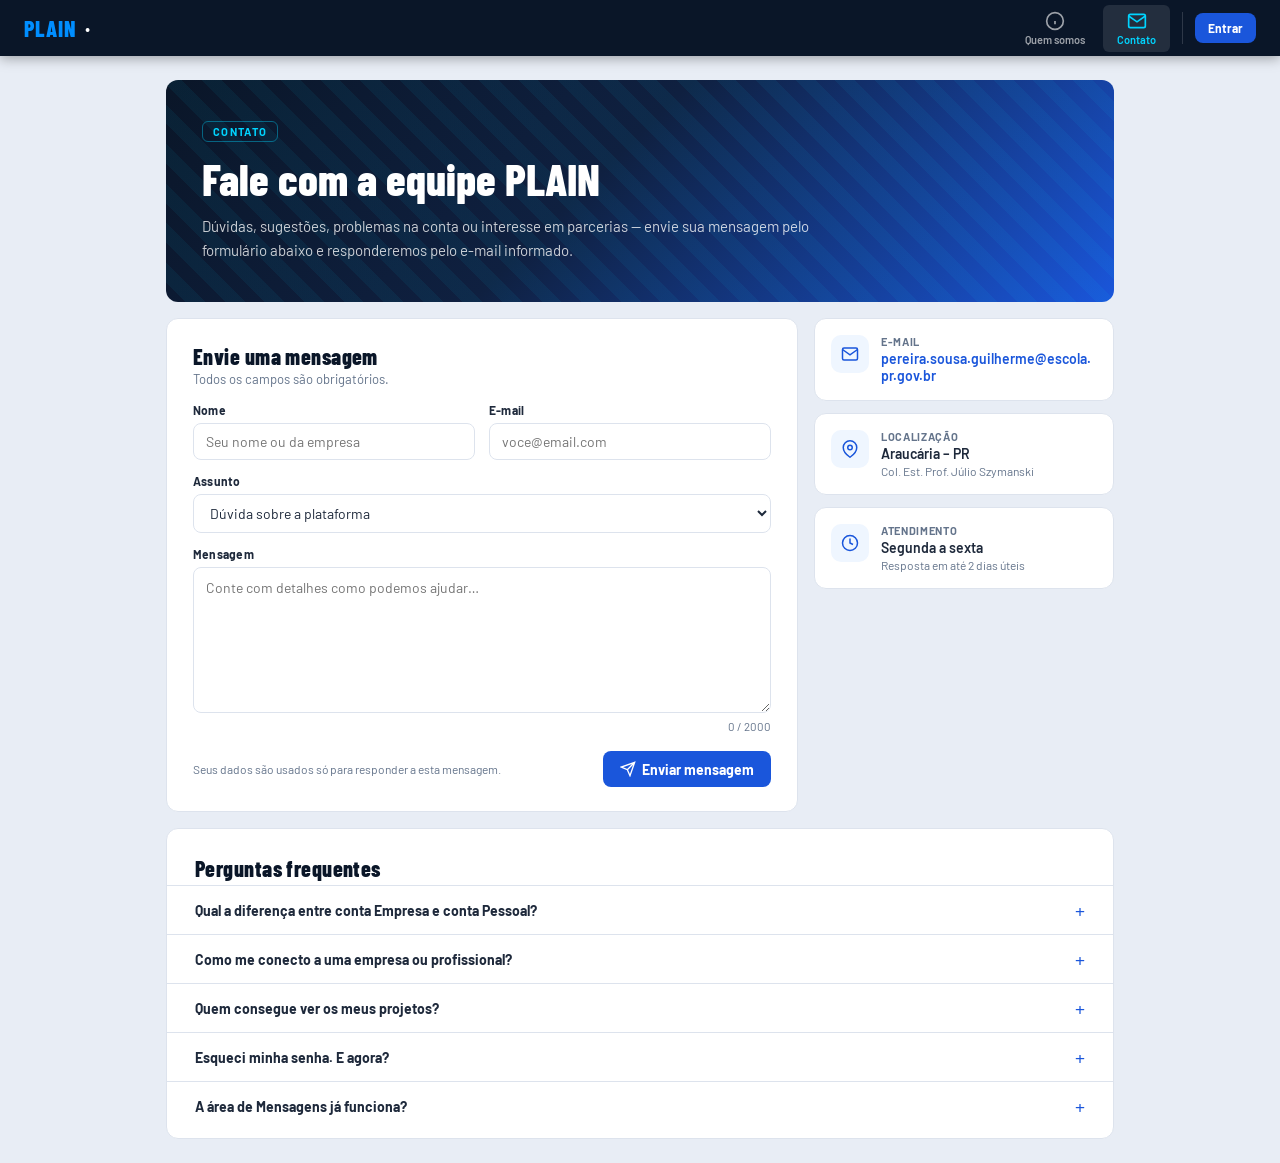
<file: contato.html>
<!DOCTYPE html>
<html lang="pt-BR">
<head>
  <meta charset="UTF-8" />
  <meta name="viewport" content="width=device-width, initial-scale=1.0" />
  <title>PLAIN – Contato</title>
  <link rel="preconnect" href="https://fonts.googleapis.com" />
  <link rel="preconnect" href="https://fonts.gstatic.com" crossorigin />
  <link href="https://fonts.googleapis.com/css2?family=Barlow:wght@300;400;600;700&family=Barlow+Condensed:wght@700;800&display=swap" rel="stylesheet" />
  <link rel="stylesheet" href="dashboard.css" />
</head>
<!-- data-publica -->
<body data-pagina="contato" data-publica>

<!-- TOPBAR -->
<header class="topbar">
  <a href="dashboard.html" class="topbar__brand" title="Voltar ao feed">PLAIN <span>·</span></a>

  <div class="topbar__search" data-so-logado>
    <svg viewBox="0 0 24 24" fill="none" stroke="currentColor" stroke-width="2">
      <circle cx="11" cy="11" r="8"/><path d="m21 21-4.35-4.35"/>
    </svg>
    <input type="text" placeholder="Buscar empresas, pessoas, projetos…" />
  </div>

  <nav class="topbar__nav">
    <a href="dashboard.html" class="topnav-btn" data-so-logado>
      <svg viewBox="0 0 24 24" fill="currentColor"><path d="M10 20v-6h4v6h5v-8h3L12 3 2 12h3v8z"/></svg>
      Início
    </a>
    <a href="rede.html" class="topnav-btn" data-so-logado>
      <svg viewBox="0 0 24 24" fill="none" stroke="currentColor" stroke-width="2"><path d="M17 21v-2a4 4 0 0 0-4-4H5a4 4 0 0 0-4 4v2"/><circle cx="9" cy="7" r="4"/><path d="M23 21v-2a4 4 0 0 0-3-3.87"/><path d="M16 3.13a4 4 0 0 1 0 7.75"/></svg>
      Rede
    </a>
    <a href="projetos.html" class="topnav-btn" data-so-logado>
      <svg viewBox="0 0 24 24" fill="none" stroke="currentColor" stroke-width="2"><rect x="2" y="7" width="20" height="14" rx="2"/><path d="M16 21V5a2 2 0 0 0-2-2h-4a2 2 0 0 0-2 2v16"/></svg>
      Projetos
    </a>
    <a href="mensagens.html" class="topnav-btn" data-so-logado>
      <svg viewBox="0 0 24 24" fill="none" stroke="currentColor" stroke-width="2"><path d="M21 15a2 2 0 0 1-2 2H7l-4 4V5a2 2 0 0 1 2-2h14a2 2 0 0 1 2 2z"/></svg>
      Mensagens
    </a>
    <a href="quem-somos.html" class="topnav-btn">
      <svg viewBox="0 0 24 24" fill="none" stroke="currentColor" stroke-width="2"><circle cx="12" cy="12" r="10"/><path d="M12 16v-4M12 8h.01"/></svg>
      Quem somos
    </a>
    <a href="contato.html" class="topnav-btn active">
      <svg viewBox="0 0 24 24" fill="none" stroke="currentColor" stroke-width="2"><path d="M4 4h16c1.1 0 2 .9 2 2v12c0 1.1-.9 2-2 2H4c-1.1 0-2-.9-2-2V6c0-1.1.9-2 2-2z"/><polyline points="22,6 12,13 2,6"/></svg>
      Contato
    </a>
    <div class="topbar__divider"></div>
    <div class="avatar-btn" title="Meu Perfil" id="topAvatar" data-so-logado>·</div>
    <a href="index.html" class="btn btn-primary btn-sm" data-so-deslogado>Entrar</a>
  </nav>
</header>

<div class="layout layout--inst">
  <main class="page-main">

    <!-- ABERTURA -->
    <section class="card inst-hero">
      <span class="inst-hero__eyebrow">Contato</span>
      <h1 class="inst-hero__title">Fale com a equipe PLAIN</h1>
      <p class="inst-hero__text">
        Dúvidas, sugestões, problemas na conta ou interesse em parcerias —
        envie sua mensagem pelo formulário abaixo e responderemos pelo e-mail informado.
      </p>
    </section>

    <div class="contact-layout">

      <!-- FORMULÁRIO -->
      <section class="card" id="cardFormulario">
        <form class="contact-form" id="formContato" novalidate>
          <h2 class="inst-section__title" style="margin-bottom:2px">Envie uma mensagem</h2>
          <p class="page-head__sub">Todos os campos são obrigatórios.</p>

          <div class="contact-form__grid">
            <div class="field">
              <label for="cNome">Nome</label>
              <input id="cNome" maxlength="150" autocomplete="name" placeholder="Seu nome ou da empresa" />
              <span class="field__error" id="erroNome" hidden>Informe seu nome.</span>
            </div>
            <div class="field">
              <label for="cEmail">E-mail</label>
              <input id="cEmail" type="email" maxlength="150" autocomplete="email" placeholder="voce@email.com" />
              <span class="field__error" id="erroEmail" hidden>Informe um e-mail válido.</span>
            </div>
            <div class="field field--full">
              <label for="cAssunto">Assunto</label>
              <select id="cAssunto">
                <option value="duvida">Dúvida sobre a plataforma</option>
                <option value="sugestao">Sugestão de melhoria</option>
                <option value="problema">Problema na conta ou no site</option>
                <option value="parceria">Parceria ou divulgação</option>
                <option value="outro">Outro assunto</option>
              </select>
            </div>
            <div class="field field--full">
              <label for="cMensagem">Mensagem</label>
              <textarea id="cMensagem" maxlength="2000" rows="6" placeholder="Conte com detalhes como podemos ajudar…"></textarea>
              <div style="display:flex;justify-content:space-between;gap:8px">
                <span class="field__error" id="erroMensagem" hidden>Escreva pelo menos 10 caracteres.</span>
                <span class="field__hint" id="contador" style="margin-left:auto">0 / 2000</span>
              </div>
            </div>
          </div>

          <div class="contact-form__foot">
            <span class="contact-form__note">Seus dados são usados só para responder a esta mensagem.</span>
            <button type="submit" class="btn btn-primary" id="btnEnviar">
              <svg viewBox="0 0 24 24" fill="none" stroke="currentColor" stroke-width="2"><path d="M22 2 11 13M22 2 15 22l-4-9-9-4 20-7z"/></svg>
              Enviar mensagem
            </button>
          </div>
        </form>

        <!-- Mostrado depois do envio -->
        <div class="contact-success" id="sucessoContato" hidden>
          <div class="empty-state__icon">
            <svg viewBox="0 0 24 24" fill="none" stroke="currentColor" stroke-width="2.4" stroke-linecap="round"><path d="M20 6 9 17l-5-5"/></svg>
          </div>
          <div class="empty-state__title">Mensagem enviada!</div>
          <div class="empty-state__text" id="sucessoTexto">Obrigado pelo contato. Vamos responder em breve.</div>
          <button type="button" class="btn btn-ghost" id="btnNovaMensagem">Enviar outra mensagem</button>
        </div>
      </section>

      <!-- INFORMAÇÕES -->
      <aside class="contact-side">
        <div class="card contact-info">
          <div class="contact-info__icon">
            <svg viewBox="0 0 24 24" fill="none" stroke="currentColor" stroke-width="2"><path d="M4 4h16c1.1 0 2 .9 2 2v12c0 1.1-.9 2-2 2H4c-1.1 0-2-.9-2-2V6c0-1.1.9-2 2-2z"/><polyline points="22,6 12,13 2,6"/></svg>
          </div>
          <div>
            <div class="contact-info__label">E-mail</div>
            <div class="contact-info__value"><a href="mailto:pereira.sousa.guilherme@escola.pr.gov.br">pereira.sousa.guilherme@escola.pr.gov.br</a></div>
          </div>
        </div>
        <div class="card contact-info">
          <div class="contact-info__icon">
            <svg viewBox="0 0 24 24" fill="none" stroke="currentColor" stroke-width="2"><path d="M21 10c0 7-9 13-9 13s-9-6-9-13a9 9 0 0 1 18 0z"/><circle cx="12" cy="10" r="3"/></svg>
          </div>
          <div>
            <div class="contact-info__label">Localização</div>
            <div class="contact-info__value">Araucária – PR</div>
            <div class="contact-info__sub">Col. Est. Prof. Júlio Szymanski</div>
          </div>
        </div>
        <div class="card contact-info">
          <div class="contact-info__icon">
            <svg viewBox="0 0 24 24" fill="none" stroke="currentColor" stroke-width="2"><circle cx="12" cy="12" r="10"/><path d="M12 6v6l4 2"/></svg>
          </div>
          <div>
            <div class="contact-info__label">Atendimento</div>
            <div class="contact-info__value">Segunda a sexta</div>
            <div class="contact-info__sub">Resposta em até 2 dias úteis</div>
          </div>
        </div>
      </aside>
    </div>

    <!-- PERGUNTAS FREQUENTES -->
    <section class="card faq">
      <h2 class="inst-section__title">Perguntas frequentes</h2>
      <details>
        <summary>Qual a diferença entre conta Empresa e conta Pessoal?</summary>
        <div class="faq__answer">
          A conta <b>Empresa</b> é para indústrias e negócios (pede razão social e CNPJ).
          A conta <b>Pessoal</b> é para profissionais e prestadores de serviço autônomos.
          As duas podem montar rede e cadastrar projetos.
        </div>
      </details>
      <details>
        <summary>Como me conecto a uma empresa ou profissional?</summary>
        <div class="faq__answer">
          Entre na página <a href="rede.html">Rede</a>, use a busca ou os filtros para encontrar a conta
          e clique em <b>+ Conectar</b>. Para desfazer, clique de novo no botão.
        </div>
      </details>
      <details>
        <summary>Quem consegue ver os meus projetos?</summary>
        <div class="faq__answer">
          Só você. Cada projeto fica ligado à sua conta e apenas o dono pode editá-lo ou excluí-lo.
        </div>
      </details>
      <details>
        <summary>Esqueci minha senha. E agora?</summary>
        <div class="faq__answer">
          A recuperação automática de senha ainda não está disponível. Envie uma mensagem
          por este formulário escolhendo o assunto <b>Problema na conta</b>, usando o e-mail cadastrado.
        </div>
      </details>
      <details>
        <summary>A área de Mensagens já funciona?</summary>
        <div class="faq__answer">
          Ainda não — ela está em desenvolvimento. Por enquanto, use as conexões da Rede
          e o contato da própria empresa ou profissional.
        </div>
      </details>
    </section>

  </main>
</div>

<script src="comum.js"></script>
<script src="contato.js"></script>
</body>
</html>
</file>
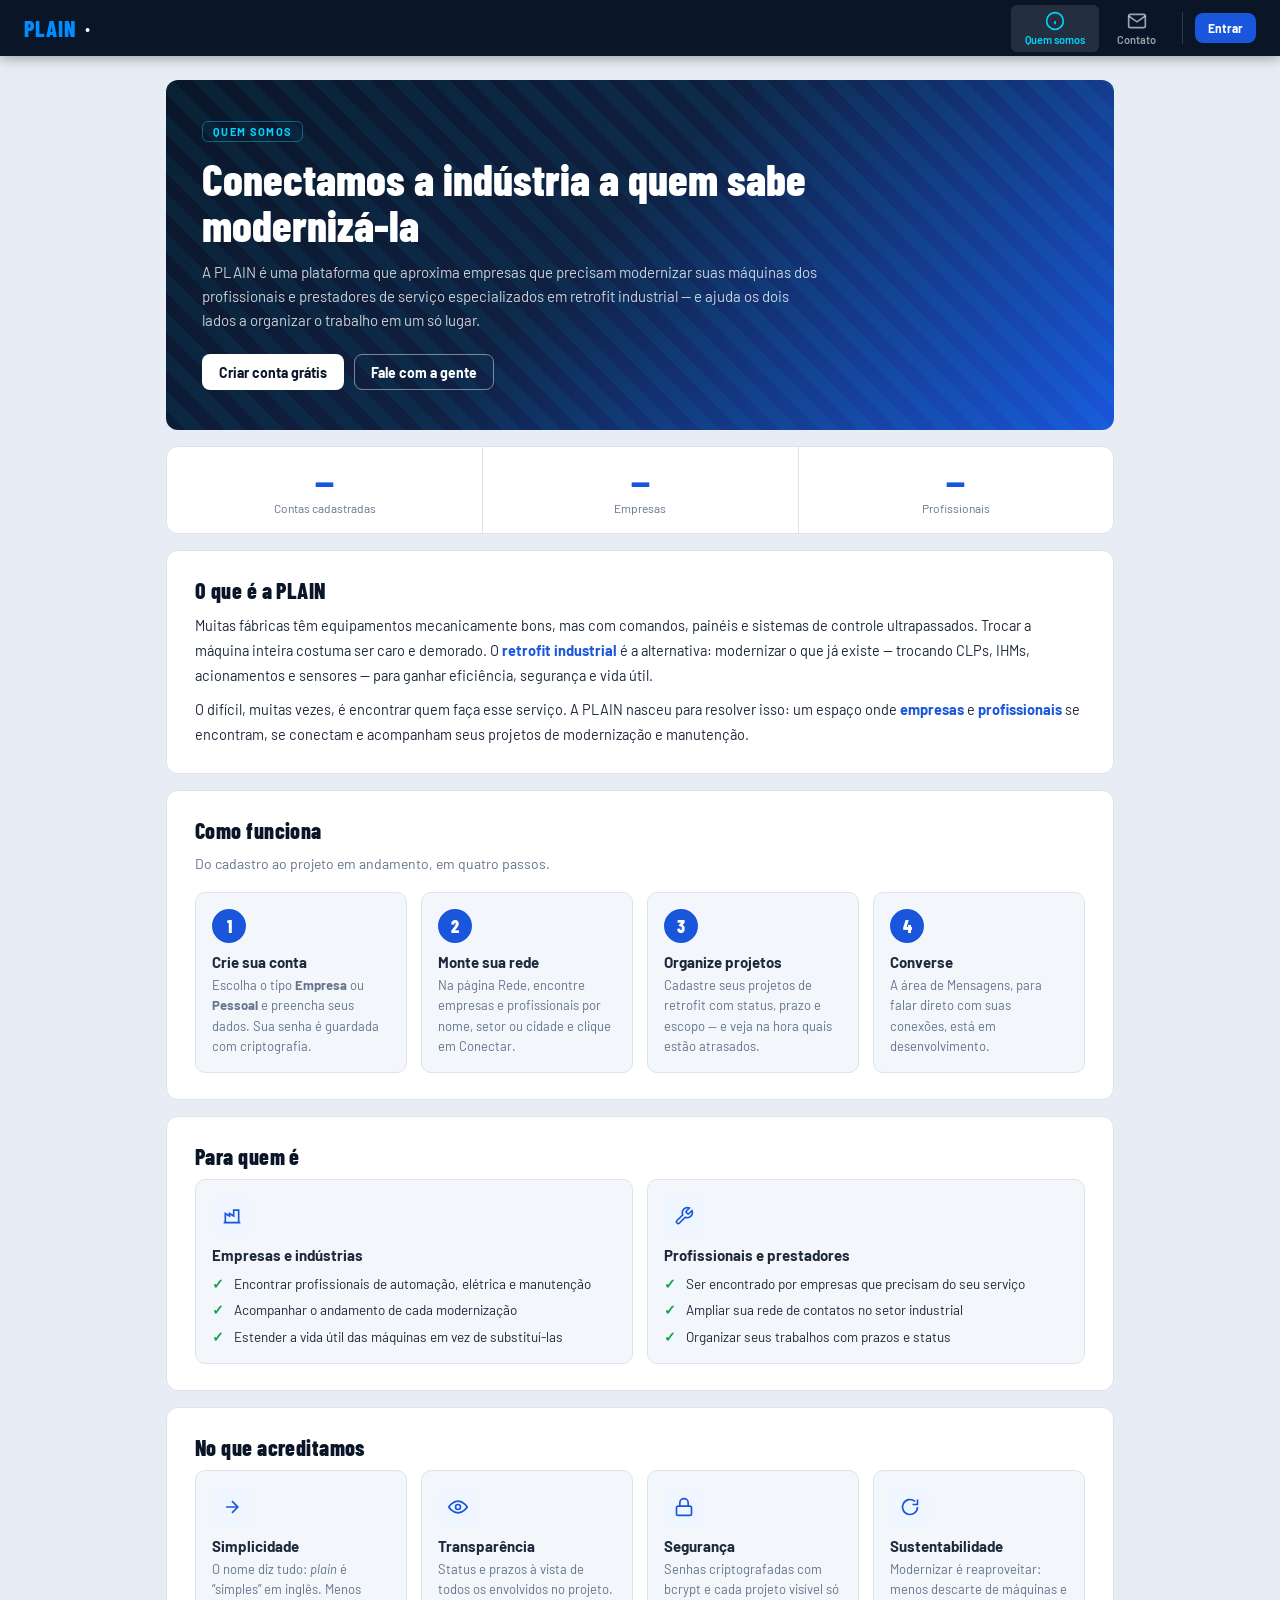
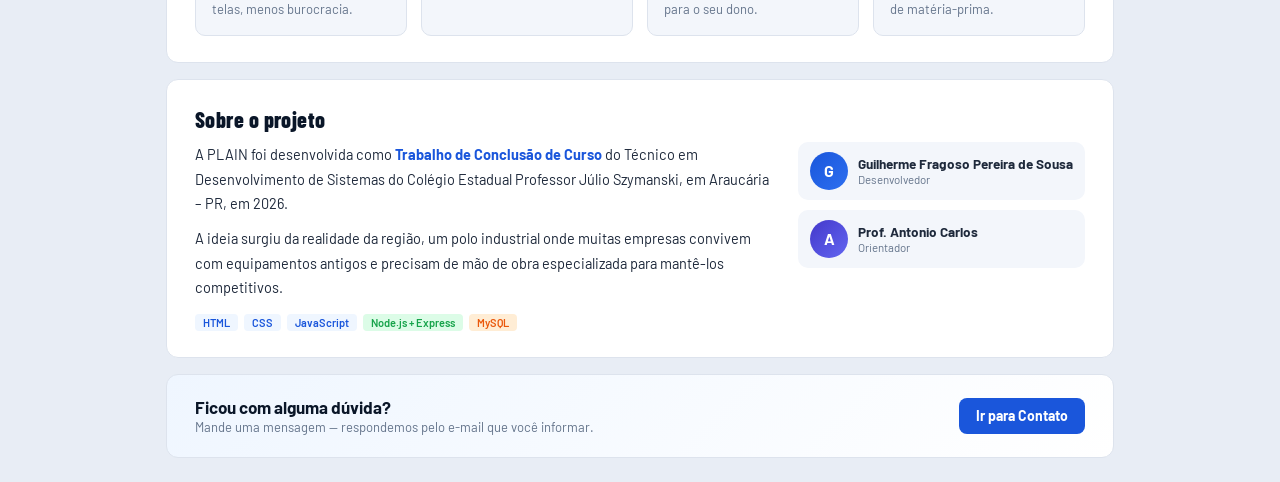
<file: quem-somos.html>
<!DOCTYPE html>
<html lang="pt-BR">
<head>
  <meta charset="UTF-8" />
  <meta name="viewport" content="width=device-width, initial-scale=1.0" />
  <title>PLAIN – Quem somos</title>
  <link rel="preconnect" href="https://fonts.googleapis.com" />
  <link rel="preconnect" href="https://fonts.gstatic.com" crossorigin />
  <link href="https://fonts.googleapis.com/css2?family=Barlow:wght@300;400;600;700&family=Barlow+Condensed:wght@700;800&display=swap" rel="stylesheet" />
  <link rel="stylesheet" href="dashboard.css" />
</head>
<!-- data-publica: pode ser aberta sem login -->
<body data-pagina="quem-somos" data-publica>

<!-- TOPBAR -->
<header class="topbar">
  <a href="dashboard.html" class="topbar__brand" title="Voltar ao feed">PLAIN <span>·</span></a>

  <div class="topbar__search" data-so-logado>
    <svg viewBox="0 0 24 24" fill="none" stroke="currentColor" stroke-width="2">
      <circle cx="11" cy="11" r="8"/><path d="m21 21-4.35-4.35"/>
    </svg>
    <input type="text" placeholder="Buscar empresas, pessoas, projetos…" />
  </div>

  <nav class="topbar__nav">
    <a href="dashboard.html" class="topnav-btn" data-so-logado>
      <svg viewBox="0 0 24 24" fill="currentColor"><path d="M10 20v-6h4v6h5v-8h3L12 3 2 12h3v8z"/></svg>
      Início
    </a>
    <a href="rede.html" class="topnav-btn" data-so-logado>
      <svg viewBox="0 0 24 24" fill="none" stroke="currentColor" stroke-width="2"><path d="M17 21v-2a4 4 0 0 0-4-4H5a4 4 0 0 0-4 4v2"/><circle cx="9" cy="7" r="4"/><path d="M23 21v-2a4 4 0 0 0-3-3.87"/><path d="M16 3.13a4 4 0 0 1 0 7.75"/></svg>
      Rede
    </a>
    <a href="projetos.html" class="topnav-btn" data-so-logado>
      <svg viewBox="0 0 24 24" fill="none" stroke="currentColor" stroke-width="2"><rect x="2" y="7" width="20" height="14" rx="2"/><path d="M16 21V5a2 2 0 0 0-2-2h-4a2 2 0 0 0-2 2v16"/></svg>
      Projetos
    </a>
    <a href="mensagens.html" class="topnav-btn" data-so-logado>
      <svg viewBox="0 0 24 24" fill="none" stroke="currentColor" stroke-width="2"><path d="M21 15a2 2 0 0 1-2 2H7l-4 4V5a2 2 0 0 1 2-2h14a2 2 0 0 1 2 2z"/></svg>
      Mensagens
    </a>
    <a href="quem-somos.html" class="topnav-btn active">
      <svg viewBox="0 0 24 24" fill="none" stroke="currentColor" stroke-width="2"><circle cx="12" cy="12" r="10"/><path d="M12 16v-4M12 8h.01"/></svg>
      Quem somos
    </a>
    <a href="contato.html" class="topnav-btn">
      <svg viewBox="0 0 24 24" fill="none" stroke="currentColor" stroke-width="2"><path d="M4 4h16c1.1 0 2 .9 2 2v12c0 1.1-.9 2-2 2H4c-1.1 0-2-.9-2-2V6c0-1.1.9-2 2-2z"/><polyline points="22,6 12,13 2,6"/></svg>
      Contato
    </a>
    <div class="topbar__divider"></div>
    <div class="avatar-btn" title="Meu Perfil" id="topAvatar" data-so-logado>·</div>
    <a href="index.html" class="btn btn-primary btn-sm" data-so-deslogado>Entrar</a>
  </nav>
</header>

<div class="layout layout--inst">
  <main class="page-main">

    <!-- ABERTURA -->
    <section class="card inst-hero">
      <span class="inst-hero__eyebrow">Quem somos</span>
      <h1 class="inst-hero__title">Conectamos a indústria a quem sabe modernizá-la</h1>
      <p class="inst-hero__text">
        A PLAIN é uma plataforma que aproxima empresas que precisam modernizar suas máquinas
        dos profissionais e prestadores de serviço especializados em retrofit industrial —
        e ajuda os dois lados a organizar o trabalho em um só lugar.
      </p>
      <div class="inst-hero__actions">
        <a href="rede.html" class="btn btn-light" data-so-logado>Explorar a rede</a>
        <a href="criar-conta.html" class="btn btn-light" data-so-deslogado>Criar conta grátis</a>
        <a href="contato.html" class="btn btn-outline-light">Fale com a gente</a>
      </div>
    </section>

    <!-- NÚMEROS (vêm do banco) -->
    <section class="card inst-stats" aria-label="A PLAIN em números">
      <div class="inst-stat">
        <div class="inst-stat__value" id="numContas">—</div>
        <div class="inst-stat__label">Contas cadastradas</div>
      </div>
      <div class="inst-stat">
        <div class="inst-stat__value" id="numEmpresas">—</div>
        <div class="inst-stat__label">Empresas</div>
      </div>
      <div class="inst-stat">
        <div class="inst-stat__value" id="numPessoas">—</div>
        <div class="inst-stat__label">Profissionais</div>
      </div>
    </section>

    <!-- O QUE É -->
    <section class="card inst-section">
      <h2 class="inst-section__title">O que é a PLAIN</h2>
      <p class="inst-text">
        Muitas fábricas têm equipamentos mecanicamente bons, mas com comandos, painéis e
        sistemas de controle ultrapassados. Trocar a máquina inteira costuma ser caro e demorado.
        O <strong>retrofit industrial</strong> é a alternativa: modernizar o que já existe —
        trocando CLPs, IHMs, acionamentos e sensores — para ganhar eficiência, segurança e vida útil.
      </p>
      <p class="inst-text">
        O difícil, muitas vezes, é encontrar quem faça esse serviço. A PLAIN nasceu para resolver
        isso: um espaço onde <strong>empresas</strong> e <strong>profissionais</strong> se encontram,
        se conectam e acompanham seus projetos de modernização e manutenção.
      </p>
    </section>

    <!-- COMO FUNCIONA -->
    <section class="card inst-section">
      <h2 class="inst-section__title">Como funciona</h2>
      <p class="inst-section__lead">Do cadastro ao projeto em andamento, em quatro passos.</p>
      <div class="inst-grid inst-grid--4 inst-steps">
        <div class="inst-feature inst-step">
          <div class="inst-feature__title">Crie sua conta</div>
          <div class="inst-feature__text">Escolha o tipo <b>Empresa</b> ou <b>Pessoal</b> e preencha seus dados. Sua senha é guardada com criptografia.</div>
        </div>
        <div class="inst-feature inst-step">
          <div class="inst-feature__title">Monte sua rede</div>
          <div class="inst-feature__text">Na página Rede, encontre empresas e profissionais por nome, setor ou cidade e clique em Conectar.</div>
        </div>
        <div class="inst-feature inst-step">
          <div class="inst-feature__title">Organize projetos</div>
          <div class="inst-feature__text">Cadastre seus projetos de retrofit com status, prazo e escopo — e veja na hora quais estão atrasados.</div>
        </div>
        <div class="inst-feature inst-step">
          <div class="inst-feature__title">Converse</div>
          <div class="inst-feature__text">A área de Mensagens, para falar direto com suas conexões, está em desenvolvimento.</div>
        </div>
      </div>
    </section>

    <!-- PARA QUEM -->
    <section class="card inst-section">
      <h2 class="inst-section__title">Para quem é</h2>
      <div class="inst-grid inst-grid--2">
        <div class="inst-feature">
          <div class="inst-feature__icon">
            <svg viewBox="0 0 24 24" fill="none" stroke="currentColor" stroke-width="2"><path d="M2 20h20"/><path d="M4 20V9l5 3V9l5 3V5h6v15"/></svg>
          </div>
          <div class="inst-feature__title">Empresas e indústrias</div>
          <ul class="inst-list">
            <li>Encontrar profissionais de automação, elétrica e manutenção</li>
            <li>Acompanhar o andamento de cada modernização</li>
            <li>Estender a vida útil das máquinas em vez de substituí-las</li>
          </ul>
        </div>
        <div class="inst-feature">
          <div class="inst-feature__icon">
            <svg viewBox="0 0 24 24" fill="none" stroke="currentColor" stroke-width="2"><path d="M14.7 6.3a1 1 0 0 0 0 1.4l1.6 1.6a1 1 0 0 0 1.4 0l3.77-3.77a6 6 0 0 1-7.94 7.94l-6.91 6.91a2.12 2.12 0 0 1-3-3l6.91-6.91a6 6 0 0 1 7.94-7.94l-3.76 3.76z"/></svg>
          </div>
          <div class="inst-feature__title">Profissionais e prestadores</div>
          <ul class="inst-list">
            <li>Ser encontrado por empresas que precisam do seu serviço</li>
            <li>Ampliar sua rede de contatos no setor industrial</li>
            <li>Organizar seus trabalhos com prazos e status</li>
          </ul>
        </div>
      </div>
    </section>

    <!-- VALORES -->
    <section class="card inst-section">
      <h2 class="inst-section__title">No que acreditamos</h2>
      <div class="inst-grid inst-grid--4">
        <div class="inst-feature">
          <div class="inst-feature__icon">
            <svg viewBox="0 0 24 24" fill="none" stroke="currentColor" stroke-width="2"><path d="M5 12h14"/><path d="M12 5l7 7-7 7"/></svg>
          </div>
          <div class="inst-feature__title">Simplicidade</div>
          <div class="inst-feature__text">O nome diz tudo: <i>plain</i> é “simples” em inglês. Menos telas, menos burocracia.</div>
        </div>
        <div class="inst-feature">
          <div class="inst-feature__icon">
            <svg viewBox="0 0 24 24" fill="none" stroke="currentColor" stroke-width="2"><path d="M1 12s4-7 11-7 11 7 11 7-4 7-11 7-11-7-11-7z"/><circle cx="12" cy="12" r="3"/></svg>
          </div>
          <div class="inst-feature__title">Transparência</div>
          <div class="inst-feature__text">Status e prazos à vista de todos os envolvidos no projeto.</div>
        </div>
        <div class="inst-feature">
          <div class="inst-feature__icon">
            <svg viewBox="0 0 24 24" fill="none" stroke="currentColor" stroke-width="2"><rect x="3" y="11" width="18" height="11" rx="2"/><path d="M7 11V7a5 5 0 0 1 10 0v4"/></svg>
          </div>
          <div class="inst-feature__title">Segurança</div>
          <div class="inst-feature__text">Senhas criptografadas com bcrypt e cada projeto visível só para o seu dono.</div>
        </div>
        <div class="inst-feature">
          <div class="inst-feature__icon">
            <svg viewBox="0 0 24 24" fill="none" stroke="currentColor" stroke-width="2"><path d="M21 12a9 9 0 1 1-3-6.7"/><path d="M21 3v6h-6"/></svg>
          </div>
          <div class="inst-feature__title">Sustentabilidade</div>
          <div class="inst-feature__text">Modernizar é reaproveitar: menos descarte de máquinas e de matéria-prima.</div>
        </div>
      </div>
    </section>

    <!-- SOBRE O PROJETO -->
    <section class="card inst-section">
      <h2 class="inst-section__title">Sobre o projeto</h2>
      <div class="inst-about">
        <div>
          <p class="inst-text">
            A PLAIN foi desenvolvida como <strong>Trabalho de Conclusão de Curso</strong> do
            Técnico em Desenvolvimento de Sistemas do Colégio Estadual Professor Júlio Szymanski,
            em Araucária – PR, em 2026.
          </p>
          <p class="inst-text">
            A ideia surgiu da realidade da região, um polo industrial onde muitas empresas
            convivem com equipamentos antigos e precisam de mão de obra especializada para mantê-los competitivos.
          </p>
          <div class="inst-tags">
            <span class="tag tag-blue">HTML</span>
            <span class="tag tag-blue">CSS</span>
            <span class="tag tag-blue">JavaScript</span>
            <span class="tag tag-green">Node.js + Express</span>
            <span class="tag tag-orange">MySQL</span>
          </div>
        </div>
        <div class="inst-people">
          <div class="inst-person">
            <div class="inst-person__avatar av-blue">G</div>
            <div>
              <div class="inst-person__name">Guilherme Fragoso Pereira de Sousa</div>
              <div class="inst-person__role">Desenvolvedor</div>
            </div>
          </div>
          <div class="inst-person">
            <div class="inst-person__avatar av-indigo">A</div>
            <div>
              <div class="inst-person__name">Prof. Antonio Carlos</div>
              <div class="inst-person__role">Orientador</div>
            </div>
          </div>
        </div>
      </div>
    </section>

    <!-- CHAMADA FINAL -->
    <section class="card inst-cta">
      <div>
        <div class="inst-cta__title">Ficou com alguma dúvida?</div>
        <div class="inst-cta__text">Mande uma mensagem — respondemos pelo e-mail que você informar.</div>
      </div>
      <a href="contato.html" class="btn btn-primary">Ir para Contato</a>
    </section>

  </main>
</div>

<script src="comum.js"></script>
<script>
  // Números reais vindos do banco (mesma rota usada no Início)
  api("GET", "/api/estatisticas")
    .then(function (s) {
      setText("numContas", s.total_contas);
      setText("numEmpresas", s.total_empresas);
      setText("numPessoas", s.total_pessoas);
    })
    .catch(function () { /* mantém "—" se o servidor não responder */ });
</script>
</body>
</html>
</file>
<file: dashboard.css>
*, *::before, *::after { box-sizing: border-box; margin: 0; padding: 0; }

:root {
  --navy:    #0a1628;
  --navy2:   #0f2040;
  --blue:    #1a56db;
  --blue-lt: #2d6ff0;
  --cyan:    #00d4ff;
  --gray:    #e8edf5;
  --gray2:   #c5cdd8;
  --white:   #ffffff;
  --text:    #1e293b;
  --muted:   #64748b;
  --card-bg: #ffffff;
  --border:  #dde3ed;
  --sidebar: #f3f6fb;
  --green:   #16a34a;
  --green-lt:#dcfce7;
  --orange:  #ea580c;
  --orange-lt:#ffedd5;
}

body {
  font-family: 'Barlow', sans-serif;
  background: var(--gray);
  color: var(--text);
  min-height: 100vh;
}

/* ── TOPBAR ─────────────────────────────────── */
.topbar {
  position: fixed; top: 0; left: 0; right: 0; z-index: 100;
  height: 56px;
  background: var(--navy);
  display: flex; align-items: center;
  padding: 0 24px;
  gap: 16px;
  box-shadow: 0 2px 12px rgba(0,0,0,.35);
}
.topbar__brand {
  display: flex; align-items: center; gap: 10px;
  font-family: 'Barlow Condensed', sans-serif;
  font-size: 22px; font-weight: 800;
  color: #008eff; letter-spacing: .04em;
  text-decoration: none; margin-right: 8px;
}
.topbar__brand span { color: var(--white); }
.topbar__brand:hover { opacity: .85; transition: opacity .18s; }

.topbar__search {
  flex: 1; max-width: 360px;
  position: relative;
}
.topbar__search input {
  width: 100%; height: 34px;
  padding: 0 12px 0 36px;
  border-radius: 6px;
  border: none;
  background: rgba(255,255,255,.12);
  color: var(--white);
  font-family: 'Barlow', sans-serif; font-size: 14px;
  outline: none;
  transition: background .2s;
}
.topbar__search input::placeholder { color: rgba(255,255,255,.5); }
.topbar__search input:focus { background: rgba(255,255,255,.2); }
.topbar__search svg {
  position: absolute; left: 10px; top: 50%; transform: translateY(-50%);
  color: rgba(255,255,255,.5); width: 16px; height: 16px;
}

.topbar__nav {
  margin-left: auto;
  display: flex; align-items: center; gap: 4px;
}
.topnav-btn {
  display: flex; flex-direction: column; align-items: center;
  gap: 2px; padding: 6px 14px;
  border-radius: 6px; border: none; background: none;
  color: rgba(255,255,255,.6);
  font-family: 'Barlow', sans-serif; font-size: 11px; font-weight: 600;
  cursor: pointer; transition: all .18s;
  text-decoration: none;
}
.topnav-btn svg { width: 20px; height: 20px; }
.topnav-btn:hover, .topnav-btn.active {
  color: var(--white); background: rgba(255,255,255,.1);
}
.topnav-btn.active { color: var(--cyan); }

.topbar__divider {
  width: 1px; height: 32px;
  background: rgba(255,255,255,.15); margin: 0 8px;
}

.avatar-btn {
  width: 34px; height: 34px; border-radius: 50%;
  background: var(--blue); border: 2px solid var(--cyan);
  display: flex; align-items: center; justify-content: center;
  color: var(--white); font-weight: 700; font-size: 14px;
  cursor: pointer; transition: border-color .2s;
}
.avatar-btn:hover { border-color: var(--white); }

/* ── LAYOUT ─────────────────────────────────── */
.layout {
  margin-top: 56px;
  display: grid;
  grid-template-columns: 240px 1fr 280px;
  gap: 20px;
  max-width: 1200px;
  margin-left: auto; margin-right: auto;
  padding: 24px 16px;
}

/* ── CARDS ─────────────────────────────────── */
.card {
  background: var(--card-bg);
  border: 1px solid var(--border);
  border-radius: 12px;
  overflow: hidden;
}

/* ── LEFT SIDEBAR ───────────────────────────── */
.profile-card {
  position: sticky; top: 76px;
}
.profile-card__banner {
  height: 72px;
  background: linear-gradient(135deg, var(--navy) 0%, var(--blue) 100%);
  position: relative;
}
.profile-card__banner::after {
  content: '';
  position: absolute; inset: 0;
  background: repeating-linear-gradient(
    45deg, transparent, transparent 10px,
    rgba(0,212,255,.06) 10px, rgba(0,212,255,.06) 20px
  );
}
.profile-card__avatar-wrap {
  display: flex; justify-content: center;
  margin-top: -28px; position: relative; z-index: 1;
}
.profile-card__avatar {
  width: 56px; height: 56px; border-radius: 50%;
  background: var(--blue);
  border: 3px solid var(--white);
  display: flex; align-items: center; justify-content: center;
  font-size: 22px; font-weight: 700; color: var(--white);
}
.profile-card__info {
  padding: 10px 16px 16px;
  text-align: center;
}
.profile-card__name {
  font-weight: 700; font-size: 15px; color: var(--text);
}
.profile-card__role {
  font-size: 12px; color: var(--muted); margin-top: 2px; line-height: 1.4;
}
.profile-card__divider {
  height: 1px; background: var(--border); margin: 12px 0;
}
.profile-card__stat {
  display: flex; justify-content: space-between;
  padding: 4px 16px; font-size: 12px; color: var(--muted);
}
.profile-card__stat span:last-child { font-weight: 600; color: var(--blue); }

.profile-card__links {
  padding: 12px 16px 16px;
  border-top: 1px solid var(--border);
}
.profile-card__link {
  display: flex; align-items: center; gap: 8px;
  padding: 8px 10px; border-radius: 8px;
  font-size: 13px; font-weight: 600; color: var(--text);
  text-decoration: none; cursor: pointer;
  transition: background .15s;
}
.profile-card__link:hover { background: var(--sidebar); }
.profile-card__link svg { width: 18px; height: 18px; color: var(--blue); }
.profile-card__link.active { color: var(--blue); background: #eff6ff; }

/* ── FEED ───────────────────────────────────── */
.feed { display: flex; flex-direction: column; gap: 16px; }

.post-composer {
  padding: 16px;
}
.post-composer__row {
  display: flex; align-items: center; gap: 10px;
}
.post-composer__avatar {
  width: 40px; height: 40px; border-radius: 50%;
  background: var(--blue); flex-shrink: 0;
  display: flex; align-items: center; justify-content: center;
  font-weight: 700; color: var(--white); font-size: 15px;
}
.post-composer__input {
  flex: 1; height: 40px;
  border: 1.5px solid var(--border); border-radius: 20px;
  padding: 0 16px; font-family: 'Barlow', sans-serif; font-size: 14px;
  background: none; outline: none; cursor: pointer; color: var(--muted);
  transition: border-color .2s;
}
.post-composer__input:hover { border-color: var(--blue); color: var(--text); }
.post-composer__actions {
  display: flex; gap: 4px; margin-top: 12px; padding-top: 12px;
  border-top: 1px solid var(--border);
}
.composer-action {
  display: flex; align-items: center; gap: 6px;
  padding: 7px 12px; border-radius: 6px; border: none; background: none;
  font-family: 'Barlow', sans-serif; font-size: 13px; font-weight: 600;
  color: var(--muted); cursor: pointer; transition: all .15s;
}
.composer-action svg { width: 18px; height: 18px; }
.composer-action:hover { background: var(--sidebar); color: var(--blue); }

/* ── POST CARD ─────────────────────────────── */
.post-card { padding: 0; }
.post-card__header {
  display: flex; align-items: flex-start; gap: 10px;
  padding: 16px 16px 0;
}
.post-card__avatar {
  width: 44px; height: 44px; border-radius: 50%; flex-shrink: 0;
  display: flex; align-items: center; justify-content: center;
  font-weight: 700; font-size: 16px; color: var(--white);
}
.av-blue   { background: linear-gradient(135deg, #1a56db, #2d6ff0); }
.av-teal   { background: linear-gradient(135deg, #0891b2, #06b6d4); }
.av-indigo { background: linear-gradient(135deg, #4338ca, #6366f1); }
.av-rose   { background: linear-gradient(135deg, #be123c, #f43f5e); }

.post-card__meta { flex: 1; }
.post-card__name { font-weight: 700; font-size: 14px; }
.post-card__role { font-size: 12px; color: var(--muted); }
.post-card__time { font-size: 11px; color: var(--gray2); margin-top: 2px; }

.post-card__more {
  padding: 6px; border-radius: 6px; border: none; background: none;
  color: var(--muted); cursor: pointer; transition: background .15s;
}
.post-card__more:hover { background: var(--sidebar); }
.post-card__more svg { width: 18px; height: 18px; display: block; }

.post-card__body {
  padding: 12px 16px;
  font-size: 14px; line-height: 1.6; color: var(--text);
}
.post-card__body strong { color: var(--blue); }

.post-card__image {
  width: 100%; max-height: 300px; object-fit: cover;
  border-top: 1px solid var(--border); border-bottom: 1px solid var(--border);
}
.post-card__image-placeholder {
  height: 200px;
  background: linear-gradient(135deg, var(--navy) 0%, var(--blue) 60%, var(--cyan) 100%);
  display: flex; align-items: center; justify-content: center;
  font-family: 'Barlow Condensed', sans-serif;
  font-size: 28px; font-weight: 800; color: var(--white);
  letter-spacing: .08em;
  border-top: 1px solid var(--border); border-bottom: 1px solid var(--border);
  position: relative; overflow: hidden;
}
.post-card__image-placeholder::before {
  content: '';
  position: absolute; inset: 0;
  background: repeating-linear-gradient(
    -45deg, transparent, transparent 20px,
    rgba(255,255,255,.04) 20px, rgba(255,255,255,.04) 40px
  );
}
.post-card__image-placeholder span { position: relative; z-index: 1; }

.post-card__stats {
  display: flex; align-items: center; justify-content: space-between;
  padding: 8px 16px;
  font-size: 12px; color: var(--muted);
  border-bottom: 1px solid var(--border);
}
.post-card__reactions { display: flex; align-items: center; gap: 4px; }
.reaction-emoji { font-size: 14px; }

.post-card__actions {
  display: flex; padding: 4px 8px;
}
.post-action {
  flex: 1; display: flex; align-items: center; justify-content: center;
  gap: 6px; padding: 9px 4px; border-radius: 6px; border: none; background: none;
  font-family: 'Barlow', sans-serif; font-size: 13px; font-weight: 600;
  color: var(--muted); cursor: pointer; transition: all .15s;
}
.post-action svg { width: 18px; height: 18px; }
.post-action:hover { background: var(--sidebar); color: var(--blue); }

/* ── RIGHT SIDEBAR ──────────────────────────── */
.right-col { display: flex; flex-direction: column; gap: 16px; }

.widget-card { padding: 16px; }
.widget-card__title {
  font-family: 'Barlow Condensed', sans-serif;
  font-size: 16px; font-weight: 800; color: var(--navy);
  margin-bottom: 14px; letter-spacing: .03em;
}

/* News widget */
.news-item {
  display: flex; gap: 10px; padding: 10px 0;
  border-bottom: 1px solid var(--border);
}
.news-item:last-child { border-bottom: none; }
.news-item__dot {
  width: 8px; height: 8px; border-radius: 50%;
  background: var(--blue); flex-shrink: 0; margin-top: 5px;
}
.news-item__title {
  font-size: 13px; font-weight: 600; color: var(--text);
  line-height: 1.4; cursor: pointer;
}
.news-item__title:hover { color: var(--blue); }
.news-item__time { font-size: 11px; color: var(--muted); margin-top: 2px; }

/* Connections widget */
.connection-item {
  display: flex; align-items: center; gap: 10px; padding: 8px 0;
  border-bottom: 1px solid var(--border);
}
.connection-item:last-child { border-bottom: none; }
.connection-item__avatar {
  width: 40px; height: 40px; border-radius: 50%; flex-shrink: 0;
  display: flex; align-items: center; justify-content: center;
  font-weight: 700; font-size: 15px; color: var(--white);
}
.connection-item__info { flex: 1; min-width: 0; }
.connection-item__name { font-size: 13px; font-weight: 700; }
.connection-item__role { font-size: 11px; color: var(--muted); white-space: nowrap; overflow: hidden; text-overflow: ellipsis; }
.connect-btn {
  padding: 5px 14px; border-radius: 16px;
  border: 1.5px solid var(--blue); background: none;
  color: var(--blue); font-family: 'Barlow', sans-serif;
  font-size: 12px; font-weight: 600; cursor: pointer; transition: all .18s;
  flex-shrink: 0;
}
.connect-btn:hover { background: var(--blue); color: var(--white); }
.connect-btn.connected {
  border-color: var(--green); color: var(--green);
}
.connect-btn.connected:hover { background: var(--green); color: var(--white); }

/* Metrics widget */
.metrics-grid {
  display: grid; grid-template-columns: 1fr 1fr;
  gap: 10px;
}
.metric-box {
  background: var(--sidebar); border-radius: 8px; padding: 12px;
  text-align: center;
}
.metric-box__value {
  font-family: 'Barlow Condensed', sans-serif;
  font-size: 26px; font-weight: 800; color: var(--navy);
}
.metric-box__value.up { color: var(--green); }
.metric-box__value.warn { color: var(--orange); }
.metric-box__label { font-size: 11px; color: var(--muted); margin-top: 2px; }

/* ── BADGE / TAG ────────────────────────────── */
.tag {
  display: inline-flex; align-items: center;
  padding: 2px 8px; border-radius: 4px;
  font-size: 11px; font-weight: 600;
}
.tag-blue   { background: #eff6ff; color: var(--blue); }
.tag-green  { background: var(--green-lt); color: var(--green); }
.tag-orange { background: var(--orange-lt); color: var(--orange); }

/* ── ANIMATIONS ─────────────────────────────── */
@keyframes fadeUp {
  from { opacity: 0; transform: translateY(18px); }
  to   { opacity: 1; transform: translateY(0); }
}
.feed > * { animation: fadeUp .4s ease both; }
.feed > *:nth-child(1) { animation-delay: .05s; }
.feed > *:nth-child(2) { animation-delay: .12s; }
.feed > *:nth-child(3) { animation-delay: .19s; }
.feed > *:nth-child(4) { animation-delay: .26s; }

.profile-card { animation: fadeUp .35s ease both; }
.right-col > * { animation: fadeUp .4s ease both; }
.right-col > *:nth-child(1) { animation-delay: .1s; }
.right-col > *:nth-child(2) { animation-delay: .18s; }
.right-col > *:nth-child(3) { animation-delay: .26s; }

/* ── RESPONSIVE ─────────────────────────────── */
@media (max-width: 960px) {
  .layout { grid-template-columns: 220px 1fr; }
  .right-col { display: none; }
}
@media (max-width: 640px) {
  .layout { grid-template-columns: 1fr; padding: 12px; gap: 12px; }
  .profile-card { display: none; }
}

/* ================================================================
   PÁGINAS INTERNAS (Rede, Projetos, Mensagens)
   ================================================================ */
.layout--2col {
  grid-template-columns: 240px 1fr;
  max-width: 1080px;
}
.page-main { display: flex; flex-direction: column; gap: 16px; min-width: 0; }
.page-main > * { animation: fadeUp .4s ease both; }

/* Cabeçalho da página */
.page-head {
  padding: 20px;
  display: flex; align-items: center; justify-content: space-between;
  gap: 16px; flex-wrap: wrap;
}
.page-head__title {
  font-family: 'Barlow Condensed', sans-serif;
  font-size: 26px; font-weight: 800; color: var(--navy);
  letter-spacing: .02em; line-height: 1.1;
}
.page-head__sub { font-size: 13px; color: var(--muted); margin-top: 2px; }

/* Botões */
.btn {
  display: inline-flex; align-items: center; justify-content: center; gap: 6px;
  height: 36px; padding: 0 16px; border-radius: 8px;
  font-family: 'Barlow', sans-serif; font-size: 14px; font-weight: 700;
  cursor: pointer; transition: background .15s, color .15s, border-color .15s, opacity .15s;
  border: 1.5px solid transparent; white-space: nowrap;
}
.btn svg { width: 16px; height: 16px; }
.btn-primary { background: var(--blue); color: var(--white); }
.btn-primary:hover { background: var(--blue-lt); }
.btn-ghost { background: none; color: var(--text); border-color: var(--border); }
.btn-ghost:hover { border-color: var(--blue); color: var(--blue); }
.btn-danger { background: none; color: #dc2626; border-color: #fecaca; }
.btn-danger:hover { background: #fef2f2; }
.btn:disabled { opacity: .6; cursor: default; }
.btn-sm { height: 30px; padding: 0 12px; font-size: 12px; }

/* Abas de filtro */
.filter-bar {
  padding: 10px 12px;
  display: flex; align-items: center; gap: 6px; flex-wrap: wrap;
}
.chip {
  display: inline-flex; align-items: center; gap: 6px;
  height: 32px; padding: 0 12px; border-radius: 16px;
  border: 1.5px solid var(--border); background: none;
  font-family: 'Barlow', sans-serif; font-size: 13px; font-weight: 600;
  color: var(--muted); cursor: pointer; transition: all .15s;
}
.chip:hover { border-color: var(--blue); color: var(--blue); }
.chip.active { background: var(--blue); border-color: var(--blue); color: var(--white); }
.chip__count {
  min-width: 20px; height: 18px; padding: 0 6px; border-radius: 9px;
  background: var(--sidebar); color: var(--muted);
  font-size: 11px; font-weight: 700;
  display: inline-flex; align-items: center; justify-content: center;
}
.chip.active .chip__count { background: rgba(255,255,255,.22); color: var(--white); }
.filter-bar__search {
  margin-left: auto; height: 32px; width: 220px; max-width: 100%;
  border: 1.5px solid var(--border); border-radius: 16px;
  padding: 0 14px; font-family: 'Barlow', sans-serif; font-size: 13px;
  outline: none; transition: border-color .2s;
}
.filter-bar__search:focus { border-color: var(--blue); }

/* Estado vazio / carregando / erro */
.empty-state {
  padding: 48px 24px; text-align: center;
  display: flex; flex-direction: column; align-items: center; gap: 10px;
}
.empty-state__icon {
  width: 56px; height: 56px; border-radius: 50%;
  background: #eff6ff; color: var(--blue);
  display: flex; align-items: center; justify-content: center;
}
.empty-state__icon svg { width: 26px; height: 26px; }
.empty-state__title { font-weight: 700; font-size: 16px; color: var(--text); }
.empty-state__text { font-size: 13px; color: var(--muted); max-width: 360px; line-height: 1.5; }
.empty-state .btn { margin-top: 6px; }

/* Lista de projetos */
.project-list { display: flex; flex-direction: column; gap: 12px; }
.project-card { padding: 16px 18px; }
.project-card__top {
  display: flex; align-items: flex-start; justify-content: space-between; gap: 12px;
}
.project-card__title { font-weight: 700; font-size: 16px; color: var(--text); line-height: 1.3; word-break: break-word; }
.project-card__client { font-size: 12px; color: var(--muted); margin-top: 2px; }
.project-card__desc {
  font-size: 14px; color: var(--text); line-height: 1.55; margin-top: 10px;
  white-space: pre-wrap; word-break: break-word;
}
.project-card__foot {
  display: flex; align-items: center; justify-content: space-between; gap: 10px;
  flex-wrap: wrap; margin-top: 14px; padding-top: 12px; border-top: 1px solid var(--border);
}
.project-card__meta { display: flex; align-items: center; gap: 14px; font-size: 12px; color: var(--muted); flex-wrap: wrap; }
.project-card__meta svg { width: 14px; height: 14px; vertical-align: -2px; margin-right: 4px; }
.project-card__meta .late { color: #dc2626; font-weight: 600; }
.project-card__actions { display: flex; gap: 6px; }

.status-select {
  height: 26px; border-radius: 13px; padding: 0 26px 0 10px;
  font-family: 'Barlow', sans-serif; font-size: 11px; font-weight: 700;
  letter-spacing: .02em; border: none; cursor: pointer; outline: none;
  appearance: none; -webkit-appearance: none; flex-shrink: 0;
  background-repeat: no-repeat; background-position: right 9px center; background-size: 9px;
  background-image: url("data:image/svg+xml,%3Csvg xmlns='http://www.w3.org/2000/svg' viewBox='0 0 10 6'%3E%3Cpath d='M1 1l4 4 4-4' stroke='%2364748b' stroke-width='1.6' fill='none' stroke-linecap='round'/%3E%3C/svg%3E");
}
.st-planejamento { background-color: #eff6ff; color: var(--blue); }
.st-em_andamento { background-color: var(--orange-lt); color: var(--orange); }
.st-concluido    { background-color: var(--green-lt); color: var(--green); }
.st-pausado      { background-color: #f1f5f9; color: var(--muted); }

/* Modal */
.modal-overlay {
  position: fixed; inset: 0; z-index: 1000;
  background: rgba(10,22,40,.5);
  display: flex; align-items: center; justify-content: center; padding: 16px;
}
.modal-overlay[hidden] { display: none; }
.modal {
  background: var(--white); border-radius: 14px; width: 520px; max-width: 100%;
  max-height: calc(100vh - 32px); overflow-y: auto;
  box-shadow: 0 16px 48px rgba(0,0,0,.25);
  animation: fadeUp .25s ease both;
}
.modal__head {
  padding: 18px 20px; border-bottom: 1px solid var(--border);
  display: flex; align-items: center; justify-content: space-between;
}
.modal__title { font-size: 18px; font-weight: 700; color: var(--text); }
.modal__close {
  width: 32px; height: 32px; border-radius: 8px; border: none; background: none;
  color: var(--muted); cursor: pointer; display: flex; align-items: center; justify-content: center;
}
.modal__close:hover { background: var(--sidebar); color: var(--text); }
.modal__close svg { width: 18px; height: 18px; }
.modal__body { padding: 18px 20px; display: grid; grid-template-columns: 1fr 1fr; gap: 14px; }
.modal__foot {
  padding: 14px 20px; border-top: 1px solid var(--border);
  display: flex; justify-content: flex-end; gap: 8px;
}
.field { display: flex; flex-direction: column; gap: 6px; }
.field--full { grid-column: 1 / -1; }
.field label { font-size: 12px; font-weight: 700; color: var(--text); letter-spacing: .02em; }
.field label small { font-weight: 400; color: var(--muted); }
.field input, .field select, .field textarea {
  width: 100%; border: 1.5px solid var(--border); border-radius: 8px;
  padding: 9px 12px; font-family: 'Barlow', sans-serif; font-size: 14px; color: var(--text);
  outline: none; background: var(--white); transition: border-color .2s;
}
.field textarea { resize: vertical; min-height: 96px; line-height: 1.5; }
.field input:focus, .field select:focus, .field textarea:focus { border-color: var(--blue); }
.field input.invalid { border-color: #dc2626; }
.field__error { font-size: 12px; color: #dc2626; }

/* Rede */
.people-grid {
  display: grid; grid-template-columns: repeat(auto-fill, minmax(220px, 1fr)); gap: 12px;
}
.person-card { display: flex; flex-direction: column; }
.person-card__banner {
  height: 48px;
  background: linear-gradient(135deg, var(--navy) 0%, var(--blue) 100%);
}
.person-card__avatar {
  width: 60px; height: 60px; border-radius: 50%;
  border: 3px solid var(--white); margin: -30px auto 0;
  display: flex; align-items: center; justify-content: center;
  font-weight: 700; font-size: 22px; color: var(--white);
}
.person-card__body { padding: 8px 14px 14px; text-align: center; flex: 1; display: flex; flex-direction: column; }
.person-card__name { font-weight: 700; font-size: 15px; word-break: break-word; }
.person-card__role { font-size: 12px; color: var(--muted); margin-top: 2px; line-height: 1.4; min-height: 17px; }
.person-card__tag { margin: 8px auto 12px; }
.person-card .connect-btn { width: 100%; padding: 7px 14px; margin-top: auto; }

/* Mensagens */
.inbox-empty { min-height: 360px; justify-content: center; }

/* Avatar menu (páginas internas) */
.avatar-menu {
  position: absolute; right: 0; top: calc(100% + 8px);
  background: #fff; border: 1px solid var(--border); border-radius: 10px;
  box-shadow: 0 8px 24px rgba(0,0,0,.18); min-width: 160px; z-index: 300; overflow: hidden;
}
.avatar-menu button {
  display: block; width: 100%; padding: 11px 16px; border: none; background: none; text-align: left;
  font-family: 'Barlow', sans-serif; font-size: 14px; font-weight: 600; color: var(--text); cursor: pointer;
}
.avatar-menu button:hover { background: var(--sidebar); }

/* Toast */
.toast {
  position: fixed; bottom: 28px; left: 50%;
  transform: translateX(-50%) translateY(12px);
  background: #1e293b; color: #fff; padding: 10px 20px; border-radius: 8px;
  font-family: 'Barlow', sans-serif; font-size: 14px; font-weight: 600;
  box-shadow: 0 4px 20px rgba(0,0,0,.35); z-index: 9999;
  opacity: 0; transition: opacity .22s, transform .22s; pointer-events: none;
  max-width: calc(100vw - 32px);
}
.toast--show { opacity: 1; transform: translateX(-50%) translateY(0); }

@media (max-width: 960px) {
  .layout--2col { grid-template-columns: 220px 1fr; }
}
@media (max-width: 640px) {
  .layout--2col { grid-template-columns: 1fr; }
  .topbar__search { display: none; }
  .topnav-btn { padding: 6px 8px; }
  .modal__body { grid-template-columns: 1fr; }
  .filter-bar__search { margin-left: 0; width: 100%; }
}

/* ================================================================
   PÁGINAS INSTITUCIONAIS (Quem somos, Contato)
   ================================================================ */
/* Visitante sem login: esconde itens de usuário logado */
.deslogado [data-so-logado] { display: none !important; }
body:not(.deslogado) [data-so-deslogado] { display: none !important; }

.layout--inst { grid-template-columns: 1fr; max-width: 980px; }

/* Banner de abertura */
.inst-hero {
  position: relative; padding: 40px 36px; color: var(--white); border: none;
  background: linear-gradient(135deg, var(--navy) 0%, var(--navy2) 45%, var(--blue) 100%);
}
.inst-hero::after {
  content: ''; position: absolute; inset: 0; pointer-events: none;
  background: repeating-linear-gradient(45deg, transparent, transparent 14px,
    rgba(0,212,255,.06) 14px, rgba(0,212,255,.06) 28px);
}
.inst-hero > * { position: relative; z-index: 1; }
.inst-hero__eyebrow {
  display: inline-block; font-size: 11px; font-weight: 700; letter-spacing: .12em;
  text-transform: uppercase; color: var(--cyan);
  border: 1px solid rgba(0,212,255,.4); border-radius: 6px; padding: 3px 10px; margin-bottom: 14px;
}
.inst-hero__title {
  font-family: 'Barlow Condensed', sans-serif;
  font-size: clamp(30px, 5vw, 44px); font-weight: 800; line-height: 1.05; max-width: 680px;
}
.inst-hero__text { margin-top: 12px; max-width: 620px; font-size: 15px; line-height: 1.6; color: rgba(255,255,255,.78); }
.inst-hero__actions { display: flex; gap: 10px; flex-wrap: wrap; margin-top: 22px; }
.btn-light { background: var(--white); color: var(--navy); text-decoration: none; }
.btn-light:hover { background: var(--gray); }
.btn-outline-light { background: none; color: var(--white); border-color: rgba(255,255,255,.45); text-decoration: none; }
.btn-outline-light:hover { background: rgba(255,255,255,.1); border-color: var(--white); }
a.btn { text-decoration: none; }

/* Números ao vivo */
.inst-stats { display: grid; grid-template-columns: repeat(3, 1fr); }
.inst-stat { padding: 18px 16px; text-align: center; }
.inst-stat + .inst-stat { border-left: 1px solid var(--border); }
.inst-stat__value { font-family: 'Barlow Condensed', sans-serif; font-size: 32px; font-weight: 800; color: var(--blue); line-height: 1; }
.inst-stat__label { font-size: 12px; color: var(--muted); margin-top: 4px; }

/* Seções */
.inst-section { padding: 26px 28px; }
.inst-section__title {
  font-family: 'Barlow Condensed', sans-serif; font-size: 22px; font-weight: 800;
  color: var(--navy); letter-spacing: .02em; margin-bottom: 10px;
}
.inst-section__lead { font-size: 14px; color: var(--muted); margin-bottom: 18px; line-height: 1.55; }
.inst-text { font-size: 14.5px; line-height: 1.7; color: var(--text); }
.inst-text + .inst-text { margin-top: 10px; }
.inst-text strong { color: var(--blue); }

.inst-grid { display: grid; gap: 14px; }
.inst-grid--2 { grid-template-columns: repeat(2, 1fr); }
.inst-grid--4 { grid-template-columns: repeat(4, 1fr); }

.inst-feature { background: var(--sidebar); border: 1px solid var(--border); border-radius: 10px; padding: 16px; }
.inst-feature__icon {
  width: 40px; height: 40px; border-radius: 10px; background: #eff6ff; color: var(--blue);
  display: flex; align-items: center; justify-content: center; margin-bottom: 10px;
}
.inst-feature__icon svg { width: 20px; height: 20px; }
.inst-feature__title { font-weight: 700; font-size: 15px; color: var(--text); }
.inst-feature__text { font-size: 13px; color: var(--muted); line-height: 1.55; margin-top: 4px; }

/* Passo a passo numerado */
.inst-steps { counter-reset: passo; }
.inst-step::before {
  counter-increment: passo; content: counter(passo);
  display: flex; align-items: center; justify-content: center;
  width: 34px; height: 34px; border-radius: 50%; background: var(--blue); color: var(--white);
  font-family: 'Barlow Condensed', sans-serif; font-weight: 800; font-size: 18px; margin-bottom: 10px;
}

.inst-list { list-style: none; margin-top: 10px; display: flex; flex-direction: column; gap: 7px; }
.inst-list li { position: relative; padding-left: 22px; font-size: 13.5px; color: var(--text); line-height: 1.45; }
.inst-list li::before { content: '✓'; position: absolute; left: 0; top: 0; color: var(--green); font-weight: 800; }

/* Sobre o projeto (TCC) */
.inst-about { display: grid; grid-template-columns: 1fr auto; gap: 24px; align-items: start; }
.inst-people { display: flex; flex-direction: column; gap: 10px; min-width: 250px; }
.inst-person { display: flex; align-items: center; gap: 10px; background: var(--sidebar); border-radius: 10px; padding: 10px 12px; }
.inst-person__avatar {
  width: 38px; height: 38px; border-radius: 50%; flex-shrink: 0;
  display: flex; align-items: center; justify-content: center; color: var(--white); font-weight: 700;
}
.inst-person__name { font-weight: 700; font-size: 13.5px; }
.inst-person__role { font-size: 11.5px; color: var(--muted); }
.inst-tags { display: flex; flex-wrap: wrap; gap: 6px; margin-top: 14px; }

/* Chamada final */
.inst-cta {
  padding: 22px 28px; display: flex; align-items: center; justify-content: space-between; gap: 16px; flex-wrap: wrap;
  background: linear-gradient(135deg, #eff6ff 0%, #ffffff 100%);
}
.inst-cta__title { font-weight: 700; font-size: 17px; color: var(--navy); }
.inst-cta__text { font-size: 13px; color: var(--muted); margin-top: 2px; }

/* ── CONTATO ────────────────────────────────── */
.contact-layout { display: grid; grid-template-columns: 1fr 300px; gap: 16px; align-items: start; }
.contact-form { padding: 24px 26px; }
.contact-form__grid { display: grid; grid-template-columns: 1fr 1fr; gap: 14px; margin-top: 16px; }
.field textarea.invalid, .field select.invalid { border-color: #dc2626; }
.field__hint { font-size: 11.5px; color: var(--muted); text-align: right; }
.contact-form__foot { display: flex; align-items: center; justify-content: space-between; gap: 12px; flex-wrap: wrap; margin-top: 18px; }
.contact-form__note { font-size: 12px; color: var(--muted); }

.contact-success { padding: 40px 24px; text-align: center; display: flex; flex-direction: column; align-items: center; gap: 10px; }
.contact-success[hidden] { display: none; }
.contact-success .empty-state__icon { background: var(--green-lt); color: var(--green); }

.contact-side { display: flex; flex-direction: column; gap: 12px; position: sticky; top: 76px; }
.contact-info { padding: 16px; display: flex; gap: 12px; align-items: flex-start; }
.contact-info__icon {
  width: 38px; height: 38px; border-radius: 10px; flex-shrink: 0; background: #eff6ff; color: var(--blue);
  display: flex; align-items: center; justify-content: center;
}
.contact-info__icon svg { width: 18px; height: 18px; }
.contact-info__label { font-size: 11px; font-weight: 700; letter-spacing: .06em; text-transform: uppercase; color: var(--muted); }
.contact-info__value { font-size: 14px; font-weight: 600; color: var(--text); margin-top: 2px; word-break: break-word; }
.contact-info__value a { color: var(--blue); text-decoration: none; }
.contact-info__value a:hover { text-decoration: underline; }
.contact-info__sub { font-size: 12px; color: var(--muted); margin-top: 2px; }

/* Perguntas frequentes */
.faq { padding: 8px 0; }
.faq .inst-section__title { padding: 18px 28px 4px; margin: 0; }
.faq details { border-top: 1px solid var(--border); }
.faq summary {
  list-style: none; cursor: pointer; padding: 14px 28px; font-weight: 700; font-size: 14px; color: var(--text);
  display: flex; justify-content: space-between; align-items: center; gap: 12px;
}
.faq summary::-webkit-details-marker { display: none; }
.faq summary::after { content: '+'; font-size: 20px; font-weight: 400; color: var(--blue); line-height: 1; transition: transform .2s; }
.faq details[open] summary::after { transform: rotate(45deg); }
.faq summary:hover { color: var(--blue); }
.faq__answer { padding: 0 28px 16px; font-size: 13.5px; color: var(--muted); line-height: 1.6; }
.faq__answer a { color: var(--blue); font-weight: 600; }

@media (max-width: 860px) {
  .inst-grid--4 { grid-template-columns: repeat(2, 1fr); }
  .contact-layout { grid-template-columns: 1fr; }
  .contact-side { position: static; }
  .inst-about { grid-template-columns: 1fr; }
}
@media (max-width: 640px) {
  .inst-hero { padding: 28px 20px; }
  .inst-section, .inst-cta, .contact-form { padding: 20px; }
  .inst-grid--2, .inst-grid--4, .contact-form__grid { grid-template-columns: 1fr; }
  .faq summary, .faq .inst-section__title { padding-left: 20px; padding-right: 20px; }
  .faq__answer { padding: 0 20px 16px; }
  .inst-stat__value { font-size: 26px; }
  body[data-publica] .topnav-btn { font-size: 0; gap: 0; padding: 6px; }
}

/* ================================================================
   INÍCIO — MENU INTERATIVO (Equipamentos, Manutenções, Relatórios,
   Monitoramento)  — lógica em painel.js
   ================================================================ */
.feed[hidden], .painel[hidden] { display: none; }

/* Com uma seção aberta, a coluna da direita some e o conteúdo ganha espaço */
.modo-painel .layout { grid-template-columns: 240px 1fr; }
.modo-painel .right-col { display: none; }

.page-head__acoes { display: flex; gap: 8px; flex-wrap: wrap; }
.link-btn {
  display: inline-flex; align-items: center; gap: 6px; border: none; background: none; padding: 4px 0;
  font-family: 'Barlow', sans-serif; font-size: 13px; font-weight: 700; color: var(--blue); cursor: pointer;
}
.link-btn:hover { text-decoration: underline; }
.link-btn svg { width: 15px; height: 15px; }
.filter-bar__select {
  margin-left: auto; height: 32px; max-width: 100%;
  border: 1.5px solid var(--border); border-radius: 16px; padding: 0 12px; background: var(--white);
  font-family: 'Barlow', sans-serif; font-size: 13px; color: var(--text); outline: none; cursor: pointer;
}
.filter-bar__select:focus { border-color: var(--blue); }
.field input.invalid, .field textarea.invalid { border-color: #dc2626; }
.field[hidden] { display: none; }

/* Cores de status (selects e barras) */
.st-eq-operando,   .st-bar-operando   { background-color: var(--green-lt); color: var(--green); }
.st-eq-manutencao, .st-bar-manutencao { background-color: var(--orange-lt); color: var(--orange); }
.st-eq-parado,     .st-bar-parado     { background-color: #fee2e2; color: #dc2626; }
.st-eq-retrofit,   .st-bar-retrofit   { background-color: #e0e7ff; color: #4338ca; }
.st-ma-agendada    { background-color: #eff6ff; color: var(--blue); }
.st-ma-em_execucao { background-color: var(--orange-lt); color: var(--orange); }
.st-ma-concluida   { background-color: var(--green-lt); color: var(--green); }
.st-ma-cancelada   { background-color: #f1f5f9; color: var(--muted); }
.tag.tipo-preventiva { background: #eff6ff; color: var(--blue); }
.tag.tipo-corretiva  { background: #fee2e2; color: #dc2626; }
.tag.tipo-preditiva  { background: #e0e7ff; color: #4338ca; }

/* ── Equipamentos ── */
.equip-grid { display: grid; grid-template-columns: repeat(auto-fill, minmax(300px, 1fr)); gap: 12px; }
.equip-card { padding: 16px 18px; border-top: 4px solid var(--border); display: flex; flex-direction: column; }
.equip-card.eq-operando   { border-top-color: var(--green); }
.equip-card.eq-manutencao { border-top-color: var(--orange); }
.equip-card.eq-parado     { border-top-color: #dc2626; }
.equip-card.eq-retrofit   { border-top-color: #4338ca; }
.equip-card .project-card__foot { margin-top: auto; }
.equip-card__info {
  display: grid; grid-template-columns: 1fr 1fr; gap: 10px 14px; margin: 14px 0;
}
.equip-card__info dt { font-size: 11px; font-weight: 700; letter-spacing: .04em; text-transform: uppercase; color: var(--muted); }
.equip-card__info dd { font-size: 13.5px; color: var(--text); margin-top: 2px; word-break: break-word; }
.equip-card__info .late { color: #dc2626; }

/* ── Manutenções ── */
.manut-card--late { border-left: 4px solid #dc2626; }
.manut-card .project-card__client { display: flex; align-items: center; gap: 6px; margin-top: 4px; }

/* ── Relatórios ── */
.kpi-grid { display: grid; grid-template-columns: repeat(5, 1fr); gap: 12px; }
.kpi { padding: 14px 16px; }
.kpi__valor { font-family: 'Barlow Condensed', sans-serif; font-size: clamp(20px, 2vw, 28px); font-weight: 800; color: var(--navy); line-height: 1.1; white-space: nowrap; overflow: hidden; text-overflow: ellipsis; }
.kpi__rotulo { font-size: 12px; font-weight: 700; color: var(--text); margin-top: 4px; }
.kpi__sub { font-size: 11.5px; color: var(--muted); margin-top: 2px; }
.kpi--alerta .kpi__valor { color: #dc2626; }
.kpi--ok .kpi__valor { color: var(--green); }

.rel-grid { display: grid; grid-template-columns: 1fr 1fr; gap: 12px; }
.rel-card { padding: 16px 18px; }
.rel-card--largo { grid-column: 1 / -1; }
.rel-nota { font-size: 12px; color: var(--muted); margin-top: 12px; line-height: 1.5; }
.rel-vazio { font-size: 13px; color: var(--muted); display: flex; align-items: center; gap: 6px; }
.rel-vazio svg { width: 16px; height: 16px; color: var(--green); }
.rel-vazio a { color: var(--blue); font-weight: 600; }

.hbars { display: flex; flex-direction: column; gap: 10px; }
.hbar { display: grid; grid-template-columns: 110px 1fr 70px; align-items: center; gap: 10px; font-size: 13px; }
.hbar__label { color: var(--text); font-weight: 600; }
.hbar__track { height: 12px; background: var(--sidebar); border-radius: 6px; overflow: hidden; }
.hbar__fill { display: block; height: 100%; border-radius: 6px; background: var(--blue); transition: width .5s ease; }
.hbar__fill.tipo-preventiva { background: var(--blue); }
.hbar__fill.tipo-corretiva  { background: #dc2626; }
.hbar__fill.tipo-preditiva  { background: #6366f1; }
.hbar__fill.st-bar-operando   { background: var(--green); }
.hbar__fill.st-bar-manutencao { background: var(--orange); }
.hbar__fill.st-bar-parado     { background: #dc2626; }
.hbar__fill.st-bar-retrofit   { background: #6366f1; }
.hbar__valor { text-align: right; font-weight: 700; color: var(--text); white-space: nowrap; }
.hbar__valor small { font-weight: 400; color: var(--muted); }

.colchart { display: flex; align-items: flex-end; gap: 8px; height: 200px; padding-top: 18px; }
.colchart__col { flex: 1; height: 100%; display: flex; flex-direction: column; align-items: center; justify-content: flex-end; gap: 4px; min-width: 0; }
.colchart__barra {
  width: 100%; max-width: 48px; background: linear-gradient(180deg, var(--blue-lt), var(--blue));
  border-radius: 6px 6px 0 0; transition: height .5s ease;
}
.colchart__col:hover .colchart__barra { background: var(--navy2); }
.colchart__valor { font-size: 10.5px; font-weight: 700; color: var(--text); white-space: nowrap; }
.colchart__rotulo { font-size: 11px; color: var(--muted); text-transform: capitalize; padding-top: 4px; border-top: 1px solid var(--border); width: 100%; text-align: center; }

.tabela { width: 100%; border-collapse: collapse; font-size: 13.5px; }
.tabela th { text-align: left; font-size: 11px; font-weight: 700; letter-spacing: .04em; text-transform: uppercase; color: var(--muted); padding: 8px 10px; border-bottom: 1px solid var(--border); }
.tabela td { padding: 10px; border-bottom: 1px solid var(--border); color: var(--text); }
.tabela tr:last-child td { border-bottom: none; }
.tabela .num { text-align: right; font-variant-numeric: tabular-nums; }

.proj-resumo { display: grid; grid-template-columns: repeat(5, 1fr); gap: 10px; }

/* ── Monitoramento ── */
.mon-controles { display: flex; align-items: center; gap: 12px; flex-wrap: wrap; }
.mon-hora { display: inline-flex; align-items: center; gap: 8px; font-size: 12px; color: var(--muted); }
.mon-pulso { width: 9px; height: 9px; border-radius: 50%; background: var(--green); box-shadow: 0 0 0 0 rgba(22,163,74,.5); animation: pulso 2s infinite; }
.mon-pulso--off { background: var(--gray2); animation: none; }
@keyframes pulso { 0% { box-shadow: 0 0 0 0 rgba(22,163,74,.5); } 70% { box-shadow: 0 0 0 8px rgba(22,163,74,0); } 100% { box-shadow: 0 0 0 0 rgba(22,163,74,0); } }
.mon-auto { display: inline-flex; align-items: center; gap: 6px; font-size: 12px; font-weight: 600; color: var(--text); cursor: pointer; }

.mon-resumo { display: flex; align-items: center; gap: 8px; padding: 16px 18px; flex-wrap: wrap; }
.mon-disp { display: flex; align-items: center; gap: 12px; margin-right: auto; padding-right: 12px; }
.mon-disp__anel {
  --pct: 0; width: 64px; height: 64px; border-radius: 50%;
  background: conic-gradient(var(--green) calc(var(--pct) * 1%), var(--sidebar) 0);
  display: flex; align-items: center; justify-content: center;
}
.mon-disp__anel span {
  width: 50px; height: 50px; border-radius: 50%; background: var(--white);
  display: flex; align-items: center; justify-content: center;
  font-family: 'Barlow Condensed', sans-serif; font-weight: 800; font-size: 17px; color: var(--navy);
}
.mon-disp__titulo { font-weight: 700; font-size: 15px; }
.mon-disp__sub { font-size: 12px; color: var(--muted); }
.mon-contador {
  display: flex; align-items: center; gap: 8px; padding: 10px 14px; border-radius: 10px; background: var(--sidebar);
  font-size: 12.5px; color: var(--muted);
}
.mon-contador b { font-family: 'Barlow Condensed', sans-serif; font-size: 22px; color: var(--navy); line-height: 1; }

.dot { width: 10px; height: 10px; border-radius: 50%; flex-shrink: 0; display: inline-block; }
.dot--operando { background: var(--green); }
.dot--manutencao { background: var(--orange); }
.dot--parado { background: #dc2626; }
.dot--retrofit { background: #6366f1; }

.mon-alertas { padding: 14px 18px; }
.mon-alertas .widget-card__title { display: flex; align-items: center; gap: 8px; margin-bottom: 10px; }
.mon-alertas .widget-card__title svg { width: 18px; height: 18px; color: var(--orange); }
.alerta {
  display: flex; align-items: center; justify-content: space-between; gap: 12px;
  padding: 10px 12px; border-radius: 8px; margin-top: 8px; border-left: 4px solid;
}
.alerta--alto  { background: #fef2f2; border-left-color: #dc2626; }
.alerta--medio { background: #fffbeb; border-left-color: #f59e0b; }
.alerta__texto { display: flex; flex-direction: column; gap: 2px; min-width: 0; }
.alerta__texto b { font-size: 13.5px; color: var(--text); }
.alerta__texto span { font-size: 12.5px; color: var(--muted); word-break: break-word; }
.alerta .btn { background: var(--white); flex-shrink: 0; }

.mon-grid { display: grid; grid-template-columns: repeat(auto-fill, minmax(240px, 1fr)); gap: 12px; }
.mon-tile { padding: 14px 16px; border-left: 5px solid var(--border); display: flex; flex-direction: column; gap: 4px; }
.mon-tile--operando   { border-left-color: var(--green); }
.mon-tile--manutencao { border-left-color: var(--orange); }
.mon-tile--parado     { border-left-color: #dc2626; background: #fffafa; }
.mon-tile--retrofit   { border-left-color: #6366f1; }
.mon-tile__topo { display: flex; align-items: center; gap: 6px; }
.mon-tile__status { font-size: 11px; font-weight: 700; letter-spacing: .05em; text-transform: uppercase; color: var(--muted); }
.mon-tile--parado .dot--parado { animation: piscar 1.2s infinite; }
@keyframes piscar { 50% { opacity: .25; } }
.mon-tile__nome { font-weight: 700; font-size: 15px; color: var(--text); margin-top: 4px; word-break: break-word; }
.mon-tile__sub { font-size: 12px; color: var(--muted); }
.mon-tile__dados { margin: 10px 0 6px; display: flex; flex-direction: column; gap: 6px; }
.mon-tile__dados dt { font-size: 10.5px; font-weight: 700; letter-spacing: .05em; text-transform: uppercase; color: var(--muted); }
.mon-tile__dados dd { font-size: 13px; color: var(--text); }
.mon-tile__dados dd.late { color: #dc2626; font-weight: 700; }
.mon-tile__dados dd.soon { color: var(--orange); font-weight: 700; }
.mon-tile__acoes { display: grid; grid-template-columns: repeat(4, 1fr); gap: 4px; margin-top: 4px; }
.st-btn {
  height: 28px; border: 1.5px solid var(--border); border-radius: 6px; background: var(--white);
  font-family: 'Barlow', sans-serif; font-size: 11px; font-weight: 700; color: var(--muted); cursor: pointer;
  text-transform: capitalize; transition: all .15s; padding: 0 2px;
}
.st-btn:hover { border-color: var(--blue); color: var(--blue); }
.st-btn--on { cursor: default; }
.st-btn--on.st-btn--operando   { background: var(--green); border-color: var(--green); color: #fff; }
.st-btn--on.st-btn--manutencao { background: var(--orange); border-color: var(--orange); color: #fff; }
.st-btn--on.st-btn--parado     { background: #dc2626; border-color: #dc2626; color: #fff; }
.st-btn--on.st-btn--retrofit   { background: #6366f1; border-color: #6366f1; color: #fff; }
.mon-tile__agendar { align-self: flex-start; margin-top: 6px; }
.mon-nota { font-size: 12px; color: var(--muted); text-align: center; padding: 4px 16px 0; line-height: 1.5; }

/* Responsivo */
@media (max-width: 1100px) {
  .kpi-grid { grid-template-columns: repeat(3, 1fr); }
  .proj-resumo { grid-template-columns: repeat(3, 1fr); }
}
@media (max-width: 960px) {
  .modo-painel .layout { grid-template-columns: 220px 1fr; }
}
@media (max-width: 760px) {
  .rel-grid { grid-template-columns: 1fr; }
  .kpi-grid, .proj-resumo { grid-template-columns: repeat(2, 1fr); }
  .mon-disp { margin-right: 0; width: 100%; }
}
/* Celular: o card de perfil some, então o menu vira uma faixa rolável no topo */
@media (max-width: 640px) {
  .modo-painel .layout, body[data-pagina="inicio"] .layout { grid-template-columns: 1fr; }
  body[data-pagina="inicio"] .layout > aside { min-width: 0; }
  body[data-pagina="inicio"] .profile-card { display: block; position: static; animation: none; }
  body[data-pagina="inicio"] .profile-card > :not(.profile-card__links) { display: none; }
  body[data-pagina="inicio"] .profile-card__links {
    display: flex; gap: 4px; overflow-x: auto; padding: 8px; border-top: none; scrollbar-width: none;
  }
  body[data-pagina="inicio"] .profile-card__links .profile-card__divider { display: none; }
  body[data-pagina="inicio"] .profile-card__link { white-space: nowrap; flex-shrink: 0; }
  .filter-bar__select { margin-left: 0; width: 100%; }
  .hbar { grid-template-columns: 90px 1fr 60px; }
  .colchart__valor { display: none; }
  .alerta { flex-direction: column; align-items: flex-start; }
}

/* Impressão do relatório: só o conteúdo */
@media print {
  .topbar, aside, .right-col, .page-head .btn, #filtrosRel .chip:not(.active), .toast { display: none !important; }
  body { background: #fff; }
  .layout, .modo-painel .layout { display: block; margin: 0; padding: 0; max-width: none; }
  .card { break-inside: avoid; border-color: #ccc; }
  .page-main > * { animation: none !important; }
  .rel-grid, .kpi-grid { gap: 8px; }
}

/* Telas bem estreitas: menu do topo só com ícones, para caber */
@media (max-width: 480px) {
  .topbar { padding: 0 12px; gap: 8px; }
  .topnav-btn { font-size: 0; gap: 0; padding: 6px 8px; }
  .topbar__divider { margin: 0 4px; }
}
</file>
